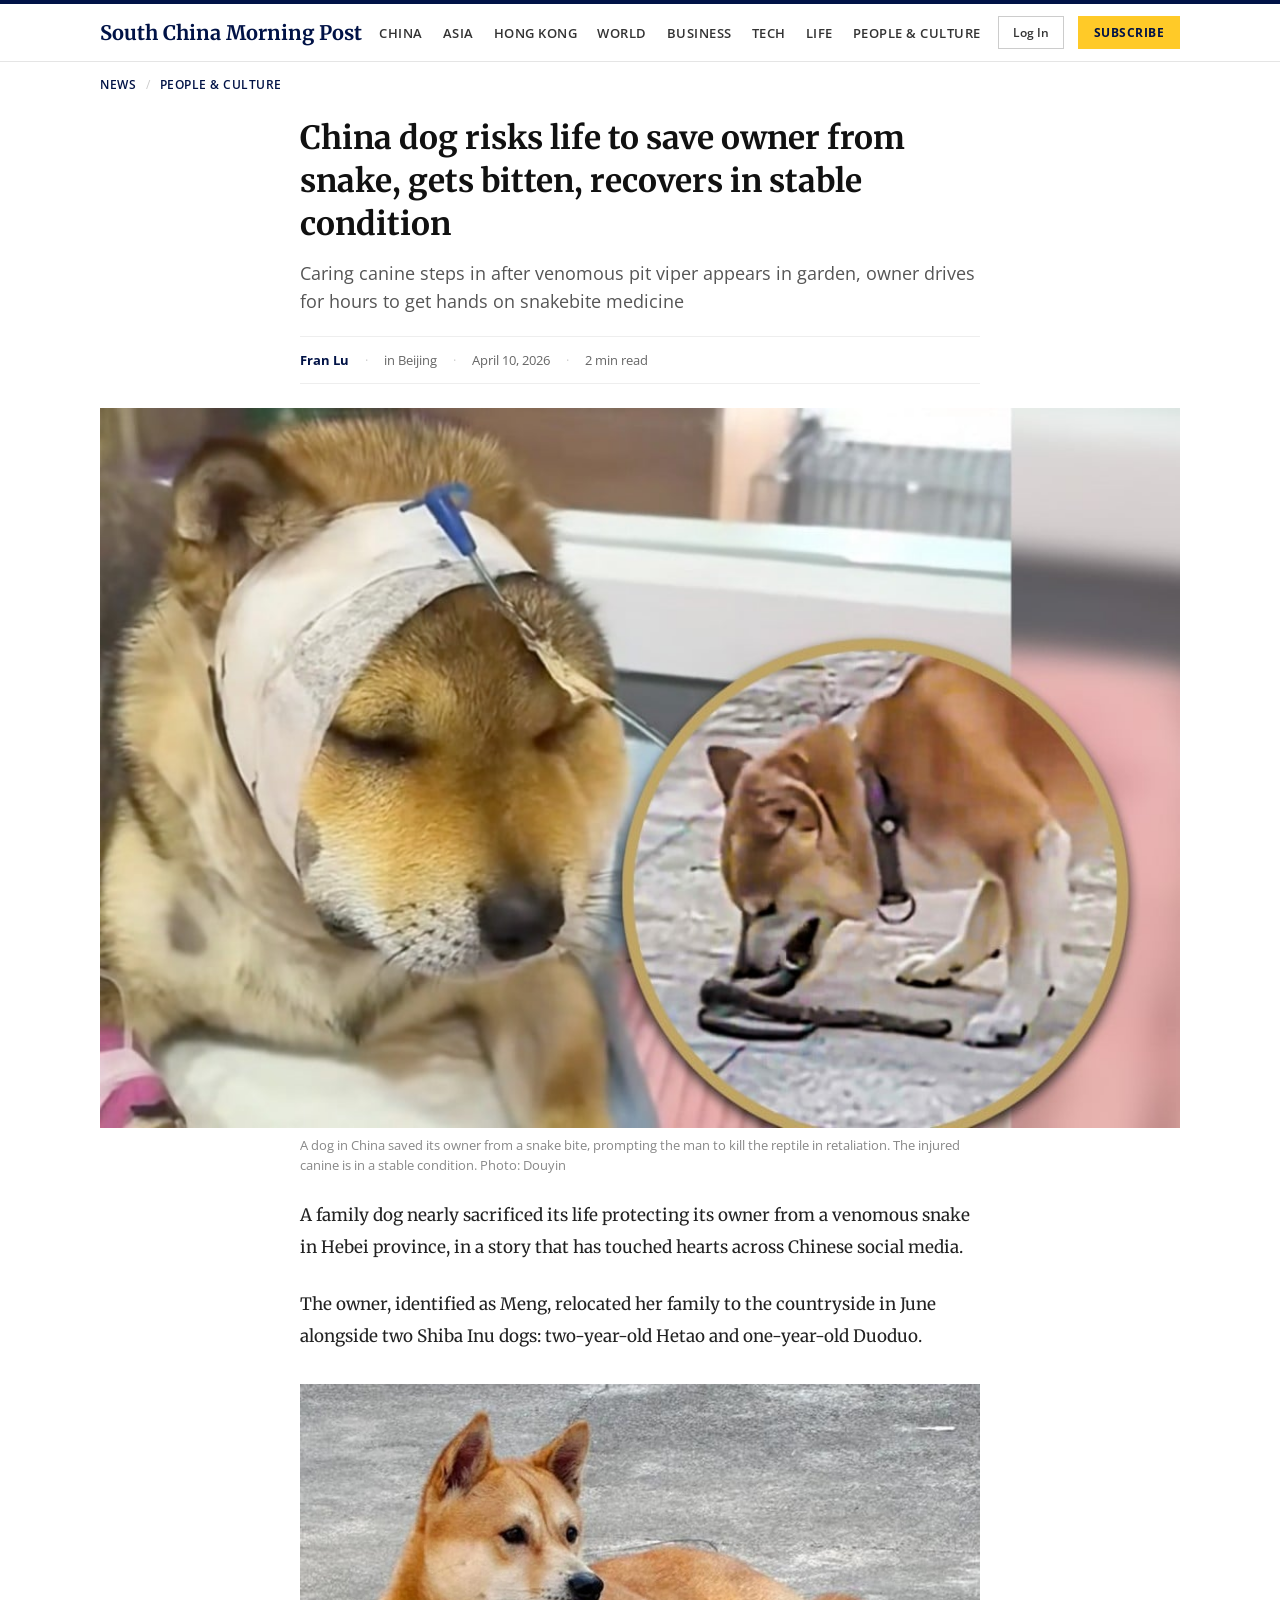
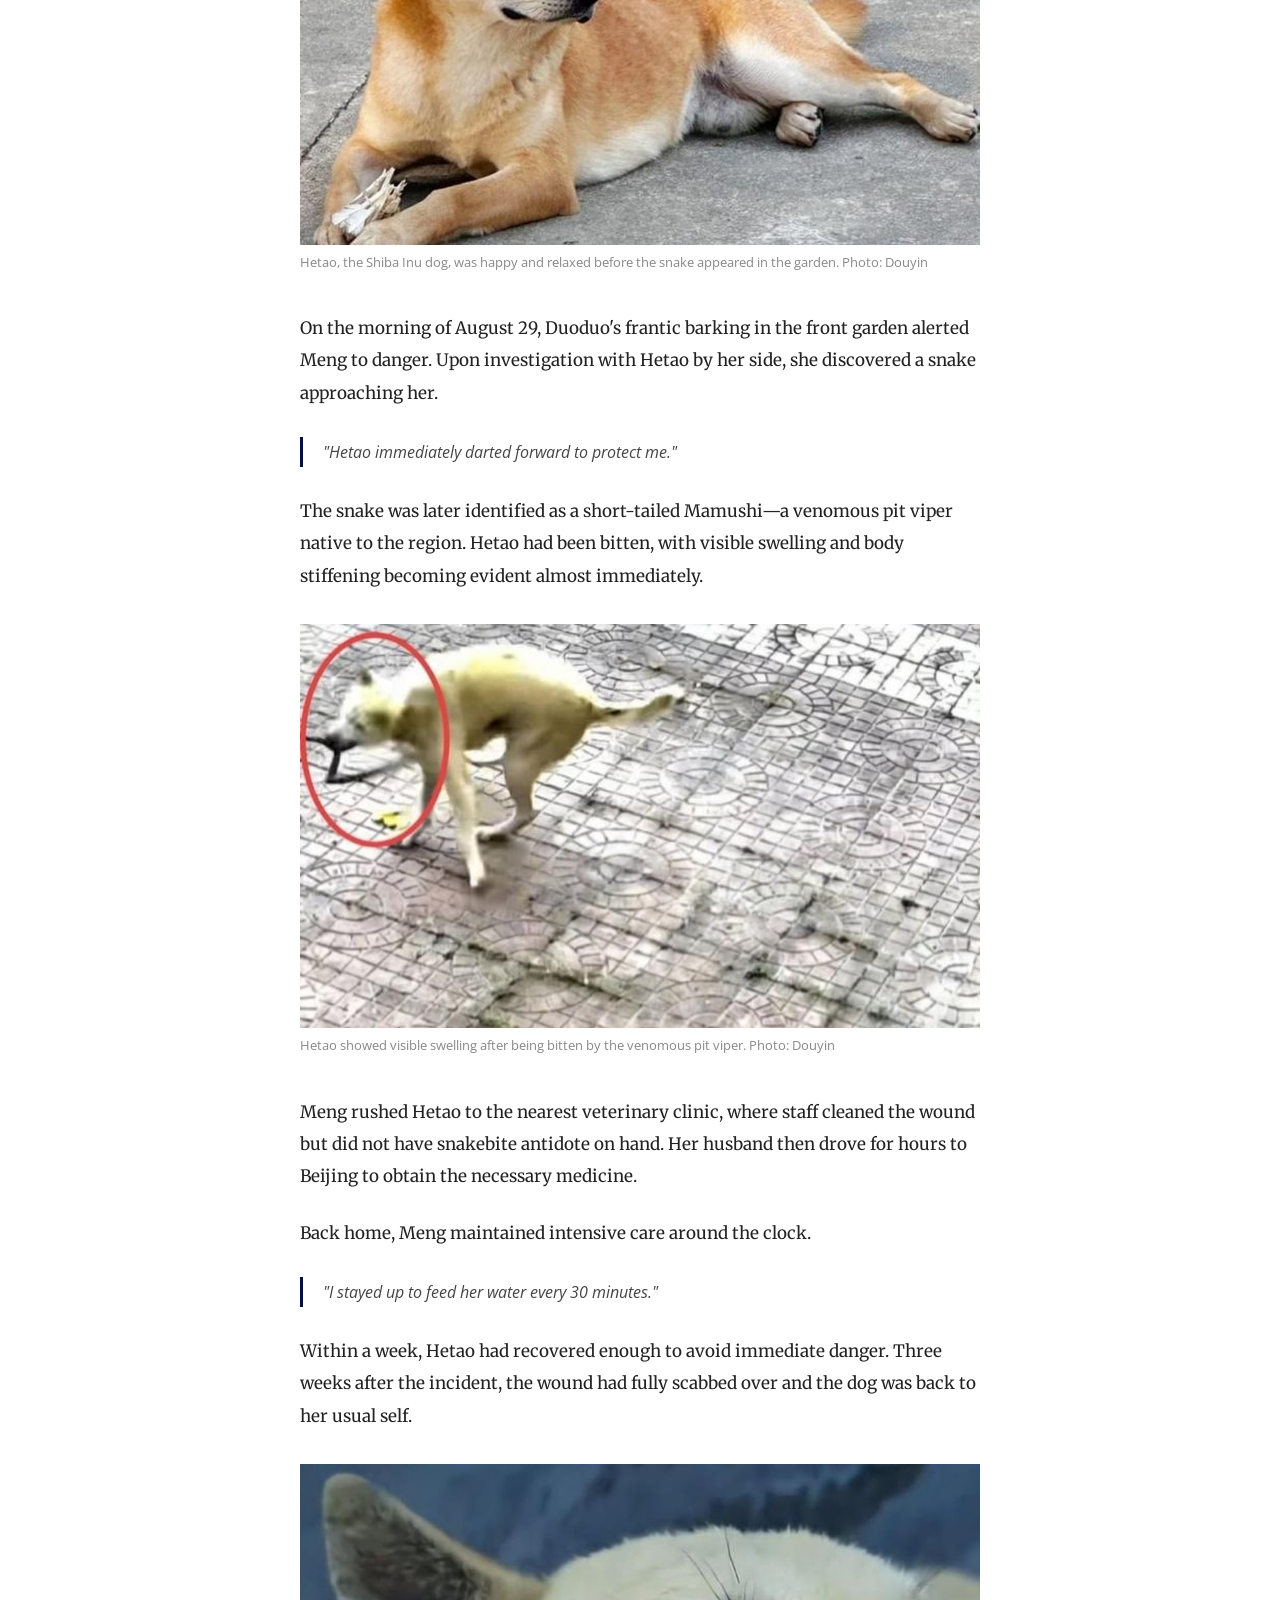
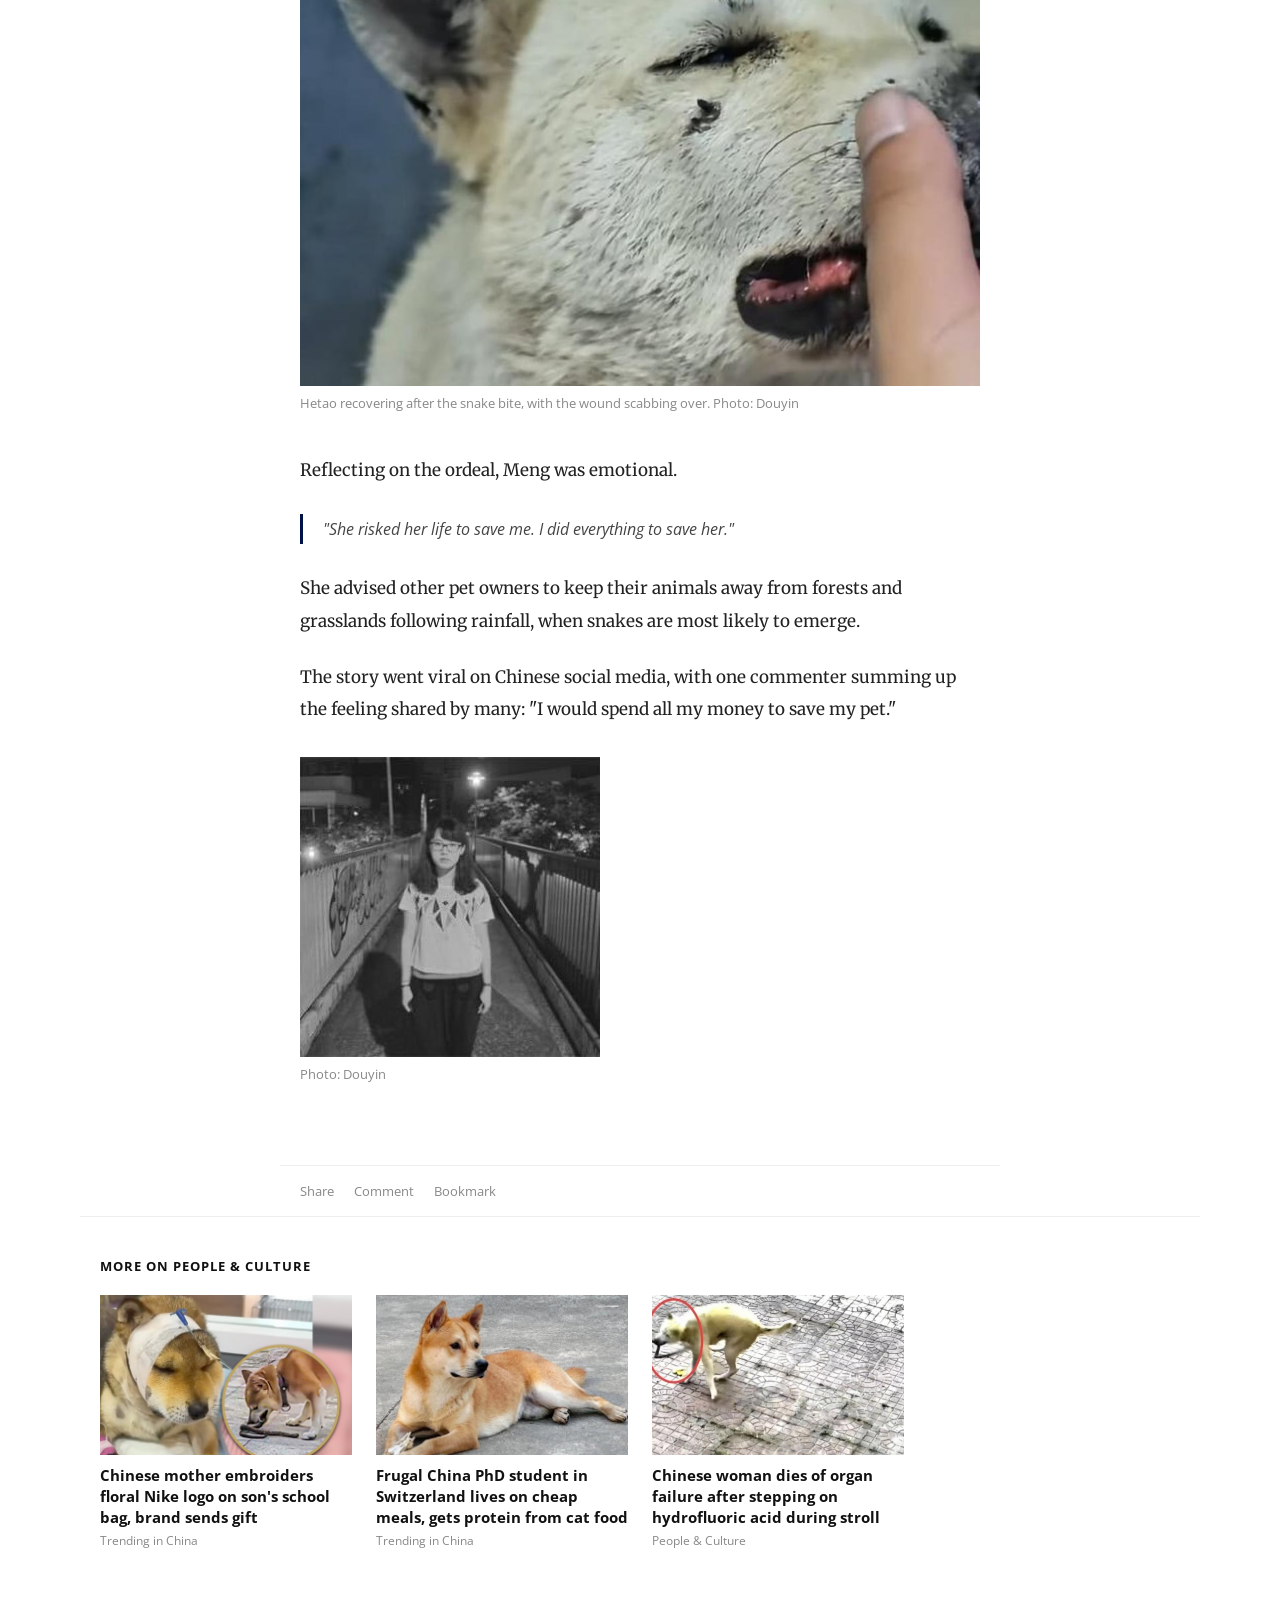
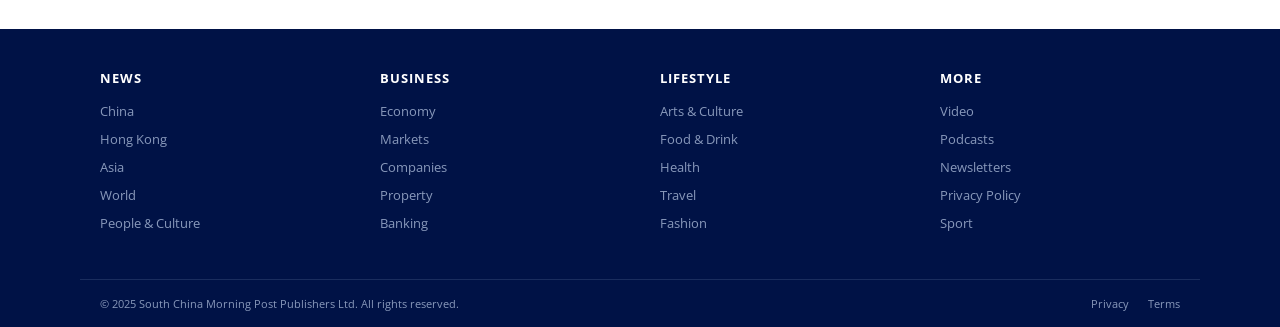
<file: index.html>
<!DOCTYPE html>
<html lang="en">
<head>
    <meta charset="UTF-8">
    <meta name="viewport" content="width=device-width, initial-scale=1.0">
    <title>China dog risks life to save owner from snake, gets bitten, recovers in stable condition | South China Morning Post</title>
    <link rel="icon" href="/favicon.svg" type="image/svg+xml">
    <meta name="description" content="Caring canine steps in after venomous pit viper appears in garden, owner drives for hours to get hands on snakebite medicine.">
    <meta property="og:title" content="China dog risks life to save owner from snake, gets bitten, is recovering">
    <meta property="og:description" content="Caring canine steps in after venomous pit viper appears in garden, owner drives for hours to get hands on snakebite medicine.">
    <meta property="og:image" content="assets/d072e27a-3567-441e-893f-858150c29d8f_8da74070.jpg">
    <meta property="og:type" content="article">
    <link href="https://fonts.googleapis.com/css2?family=Merriweather:wght@400;700&family=Open+Sans:wght@400;600;700&display=swap" rel="stylesheet">
    <style>
        * { margin: 0; padding: 0; box-sizing: border-box; }
        body { font-family: 'Open Sans', Arial, sans-serif; color: #222; background: #fff; -webkit-font-smoothing: antialiased; }
        a { color: #001246; text-decoration: none; }
        a:hover { text-decoration: underline; }
        img { max-width: 100%; height: auto; display: block; }

        /* === TOP BAR === */
        .topbar { background: #001246; height: 4px; }

        /* === NAV === */
        .nav { border-bottom: 1px solid #e5e5e5; position: sticky; top: 0; z-index: 100; background: #fff; }
        .nav-inner {
            max-width: 1120px; margin: 0 auto;
            display: flex; align-items: center; justify-content: space-between;
            padding: 12px 20px;
        }
        .nav-logo {
            font-family: 'Merriweather', Georgia, serif;
            font-size: 20px; font-weight: 700; color: #001246; white-space: nowrap;
        }
        .nav-links { display: flex; gap: 20px; list-style: none; font-size: 13px; font-weight: 600; text-transform: uppercase; letter-spacing: 0.5px; }
        .nav-links a { color: #333; }
        .nav-links a:hover { color: #001246; text-decoration: none; }
        .nav-right { display: flex; align-items: center; gap: 14px; }
        .nav-right .btn-sub {
            background: #FFCA28; color: #001246; border: none;
            padding: 8px 16px; font-size: 12px; font-weight: 700;
            text-transform: uppercase; letter-spacing: 0.5px; cursor: pointer;
        }
        .nav-right .btn-login {
            background: none; border: 1px solid #ccc; color: #333;
            padding: 7px 14px; font-size: 12px; font-weight: 600; cursor: pointer;
        }

        /* === BREADCRUMBS === */
        .breadcrumbs {
            max-width: 1120px; margin: 0 auto;
            padding: 14px 20px 0;
            font-size: 12px; color: #666;
            text-transform: uppercase; letter-spacing: 0.5px;
        }
        .breadcrumbs a { color: #001246; font-weight: 600; }
        .breadcrumbs span { margin: 0 6px; color: #ccc; }

        /* === ARTICLE === */
        .article-header { max-width: 720px; margin: 0 auto; padding: 24px 20px 0; }
        .article-header h1 {
            font-family: 'Merriweather', Georgia, serif;
            font-size: 32px; line-height: 1.35; font-weight: 700; color: #111; margin-bottom: 12px;
        }
        .article-header .deck { font-size: 18px; line-height: 1.6; color: #555; margin-bottom: 20px; }
        .article-meta {
            display: flex; align-items: center; gap: 16px;
            padding: 14px 0; border-top: 1px solid #eee; border-bottom: 1px solid #eee;
            font-size: 13px; color: #666; margin-bottom: 24px; flex-wrap: wrap;
        }
        .article-meta .author { font-weight: 700; color: #001246; }
        .article-meta .dot { color: #ccc; }

        /* === HERO IMAGE === */
        .hero-image { max-width: 1120px; margin: 0 auto; padding: 0 20px; }
        .hero-image img { width: 100%; }
        .hero-caption {
            max-width: 720px; margin: 0 auto;
            padding: 8px 20px 24px; font-size: 13px; color: #888; line-height: 1.5;
        }

        /* === BODY === */
        .article-body { max-width: 720px; margin: 0 auto; padding: 0 20px 40px; }
        .article-body p {
            font-family: 'Merriweather', Georgia, serif;
            font-size: 17px; line-height: 1.9; margin-bottom: 24px; color: #222;
        }
        .article-body figure { margin: 32px 0; }
        .article-body figcaption { font-size: 13px; color: #888; padding: 8px 0; line-height: 1.5; }
        .article-body blockquote {
            border-left: 3px solid #001246; padding: 4px 0 4px 20px;
            margin: 28px 0; font-style: italic; color: #444;
        }

        /* === SOCIAL === */
        .social-bar {
            max-width: 720px; margin: 0 auto; padding: 16px 20px;
            border-top: 1px solid #eee; display: flex; gap: 20px; font-size: 13px; color: #888;
        }
        .social-bar a { color: #888; }
        .social-bar a:hover { color: #001246; }

        /* === RELATED === */
        .related { max-width: 1120px; margin: 0 auto; padding: 40px 20px; border-top: 1px solid #eee; }
        .related h3 {
            font-weight: 700; color: #111; margin-bottom: 20px;
            text-transform: uppercase; letter-spacing: 1px; font-size: 13px;
        }
        .related-grid { display: grid; grid-template-columns: repeat(auto-fill, minmax(250px, 1fr)); gap: 24px; }
        .related-card img { width: 100%; height: 160px; object-fit: cover; margin-bottom: 10px; }
        .related-card-title { font-size: 15px; font-weight: 700; color: #111; line-height: 1.4; }
        .related-card-meta { font-size: 12px; color: #888; margin-top: 4px; }

        /* === FOOTER === */
        .site-footer { background: #001246; color: #8899bb; margin-top: 40px; }
        .footer-inner {
            max-width: 1120px; margin: 0 auto; padding: 40px 20px;
            display: flex; gap: 40px; flex-wrap: wrap;
        }
        .footer-col { flex: 1; min-width: 180px; }
        .footer-col h4 { color: #fff; font-size: 13px; margin-bottom: 12px; text-transform: uppercase; letter-spacing: 1px; }
        .footer-col ul { list-style: none; }
        .footer-col li { margin-bottom: 6px; }
        .footer-col a { color: #8899bb; font-size: 13px; }
        .footer-col a:hover { color: #fff; text-decoration: none; }
        .footer-bottom {
            max-width: 1120px; margin: 0 auto; padding: 16px 20px;
            border-top: 1px solid #1a2d5e; font-size: 11px;
            display: flex; justify-content: space-between; align-items: center;
        }
        .footer-bottom a { color: #8899bb; margin-left: 16px; }

        @media (max-width: 768px) {
            .nav-links { display: none; }
            .article-header h1 { font-size: 24px; }
            .article-header .deck { font-size: 16px; }
            .article-body p { font-size: 16px; }
            .hero-image { padding: 0; }
            .related-grid { grid-template-columns: 1fr; }
        }
    </style>
</head>
<body>

<div class="topbar"></div>

<nav class="nav">
    <div class="nav-inner">
        <a href="https://www.scmp.com/" class="nav-logo">South China Morning Post</a>
        <ul class="nav-links">
            <li><a href="https://www.scmp.com/news/china">China</a></li>
            <li><a href="https://www.scmp.com/news/asia">Asia</a></li>
            <li><a href="https://www.scmp.com/news/hong-kong">Hong Kong</a></li>
            <li><a href="https://www.scmp.com/news/world">World</a></li>
            <li><a href="https://www.scmp.com/business">Business</a></li>
            <li><a href="https://www.scmp.com/tech">Tech</a></li>
            <li><a href="https://www.scmp.com/lifestyle">Life</a></li>
            <li><a href="https://www.scmp.com/news/people-culture">People &amp; Culture</a></li>
        </ul>
        <div class="nav-right">
            <a href="https://www.scmp.com/mynews" class="btn-login">Log In</a>
            <a href="https://subscribe.scmp.com/" class="btn-sub">Subscribe</a>
        </div>
    </div>
</nav>

<div class="breadcrumbs">
    <a href="https://www.scmp.com/">News</a> <span>/</span>
    <a href="https://www.scmp.com/news/people-culture">People &amp; Culture</a>
</div>

<div class="article-header">
    <h1>China dog risks life to save owner from snake, gets bitten, recovers in stable condition</h1>
    <p class="deck">Caring canine steps in after venomous pit viper appears in garden, owner drives for hours to get hands on snakebite medicine</p>
    <div class="article-meta">
        <a class="author" href="https://www.scmp.com/author/fran-lu">Fran Lu</a>
        <span class="dot">&middot;</span>
        <span>in Beijing</span>
        <span class="dot">&middot;</span>
        <time>April 10, 2026</time>
        <span class="dot">&middot;</span>
        <span>2 min read</span>
    </div>
</div>

<div class="hero-image">
    <img src="assets/d072e27a-3567-441e-893f-858150c29d8f_8da74070.jpg" alt="A dog saved its owner from a venomous snake">
</div>
<div class="hero-caption">
    A dog in China saved its owner from a snake bite, prompting the man to kill the reptile in retaliation. The injured canine is in a stable condition. Photo: Douyin
</div>

<div class="article-body">
    <p>A family dog nearly sacrificed its life protecting its owner from a venomous snake in Hebei province, in a story that has touched hearts across Chinese social media.</p>

    <p>The owner, identified as Meng, relocated her family to the countryside in June alongside two Shiba Inu dogs: two-year-old Hetao and one-year-old Duoduo.</p>

    <figure>
        <img src="assets/e55ad8de-f776-4322-b132-e14bff20448c_a02d8949.jpg" alt="Hetao the Shiba Inu before the snake incident">
        <figcaption>Hetao, the Shiba Inu dog, was happy and relaxed before the snake appeared in the garden. Photo: Douyin</figcaption>
    </figure>

    <p>On the morning of August 29, Duoduo's frantic barking in the front garden alerted Meng to danger. Upon investigation with Hetao by her side, she discovered a snake approaching her.</p>

    <blockquote>"Hetao immediately darted forward to protect me."</blockquote>

    <p>The snake was later identified as a short-tailed Mamushi&mdash;a venomous pit viper native to the region. Hetao had been bitten, with visible swelling and body stiffening becoming evident almost immediately.</p>

    <figure>
        <img src="assets/69edae4e-2691-48e2-a2f3-05f35df4acb7_948cd60c.jpg" alt="Hetao after being bitten by the snake">
        <figcaption>Hetao showed visible swelling after being bitten by the venomous pit viper. Photo: Douyin</figcaption>
    </figure>

    <p>Meng rushed Hetao to the nearest veterinary clinic, where staff cleaned the wound but did not have snakebite antidote on hand. Her husband then drove for hours to Beijing to obtain the necessary medicine.</p>

    <p>Back home, Meng maintained intensive care around the clock.</p>

    <blockquote>"I stayed up to feed her water every 30 minutes."</blockquote>

    <p>Within a week, Hetao had recovered enough to avoid immediate danger. Three weeks after the incident, the wound had fully scabbed over and the dog was back to her usual self.</p>

    <figure>
        <img src="assets/6c112af4-2133-4f7b-a668-4d69fa3e6c41_7ddc06ff.jpg" alt="Hetao recovering from the snake bite">
        <figcaption>Hetao recovering after the snake bite, with the wound scabbing over. Photo: Douyin</figcaption>
    </figure>

    <p>Reflecting on the ordeal, Meng was emotional.</p>

    <blockquote>"She risked her life to save me. I did everything to save her."</blockquote>

    <p>She advised other pet owners to keep their animals away from forests and grasslands following rainfall, when snakes are most likely to emerge.</p>

    <p>The story went viral on Chinese social media, with one commenter summing up the feeling shared by many: "I would spend all my money to save my pet."</p>

    <figure>
        <img src="assets/IMG_3277.jpg" alt="Hetao fully recovered">
        <figcaption>Photo: Douyin</figcaption>
    </figure>
</div>

<div class="social-bar">
    <a href="https://www.scmp.com/news/people-culture/article/3326856/china-dog-risks-life-save-owner-snake-gets-bitten-recovers-stable-condition">Share</a>
    <a href="https://www.scmp.com/news/people-culture/article/3326856/china-dog-risks-life-save-owner-snake-gets-bitten-recovers-stable-condition#comments">Comment</a>
    <a href="https://www.scmp.com/mynews">Bookmark</a>
</div>

<div class="related">
    <h3>More on People & Culture</h3>
    <div class="related-grid">
        <a class="related-card" href="https://www.scmp.com/news/people-culture/trending-china/article/3325831/chinese-mother-embroiders-floral-nike-logo-sons-school-bag-brand-sends-gift">
            <img src="assets/d072e27a-3567-441e-893f-858150c29d8f_8da74070.jpg" alt="">
            <div class="related-card-title">Chinese mother embroiders floral Nike logo on son's school bag, brand sends gift</div>
            <div class="related-card-meta">Trending in China</div>
        </a>
        <a class="related-card" href="https://www.scmp.com/news/people-culture/trending-china/article/3325863/frugal-china-phd-student-switzerland-lives-cheap-meals-gets-protein-cat-food">
            <img src="assets/e55ad8de-f776-4322-b132-e14bff20448c_a02d8949.jpg" alt="">
            <div class="related-card-title">Frugal China PhD student in Switzerland lives on cheap meals, gets protein from cat food</div>
            <div class="related-card-meta">Trending in China</div>
        </a>
        <a class="related-card" href="https://www.scmp.com/news/people-culture/article/3325834/chinese-woman-dies-organ-failure-after-stepping-hydrofluoric-acid-during-stroll">
            <img src="assets/69edae4e-2691-48e2-a2f3-05f35df4acb7_948cd60c.jpg" alt="">
            <div class="related-card-title">Chinese woman dies of organ failure after stepping on hydrofluoric acid during stroll</div>
            <div class="related-card-meta">People &amp; Culture</div>
        </a>
    </div>
</div>

<footer class="site-footer">
    <div class="footer-inner">
        <div class="footer-col">
            <h4>News</h4>
            <ul>
                <li><a href="https://www.scmp.com/news/china">China</a></li>
                <li><a href="https://www.scmp.com/news/hong-kong">Hong Kong</a></li>
                <li><a href="https://www.scmp.com/news/asia">Asia</a></li>
                <li><a href="https://www.scmp.com/news/world">World</a></li>
                <li><a href="https://www.scmp.com/news/people-culture">People &amp; Culture</a></li>
            </ul>
        </div>
        <div class="footer-col">
            <h4>Business</h4>
            <ul>
                <li><a href="https://www.scmp.com/economy">Economy</a></li>
                <li><a href="https://www.scmp.com/business">Markets</a></li>
                <li><a href="https://www.scmp.com/business">Companies</a></li>
                <li><a href="https://www.scmp.com/business">Property</a></li>
                <li><a href="https://www.scmp.com/business">Banking</a></li>
            </ul>
        </div>
        <div class="footer-col">
            <h4>Lifestyle</h4>
            <ul>
                <li><a href="https://www.scmp.com/lifestyle">Arts &amp; Culture</a></li>
                <li><a href="https://www.scmp.com/cooking">Food &amp; Drink</a></li>
                <li><a href="https://www.scmp.com/topics/health-and-wellness">Health</a></li>
                <li><a href="https://www.scmp.com/lifestyle">Travel</a></li>
                <li><a href="https://www.scmp.com/magazines/style">Fashion</a></li>
            </ul>
        </div>
        <div class="footer-col">
            <h4>More</h4>
            <ul>
                <li><a href="https://www.scmp.com/video">Video</a></li>
                <li><a href="https://www.scmp.com/podcasts">Podcasts</a></li>
                <li><a href="https://www.scmp.com/newsletters">Newsletters</a></li>
                <li><a href="https://www.scmp.com/privacy-policy">Privacy Policy</a></li>
                <li><a href="https://www.scmp.com/sport">Sport</a></li>
            </ul>
        </div>
    </div>
    <div class="footer-bottom">
        <span>&copy; 2025 South China Morning Post Publishers Ltd. All rights reserved.</span>
        <div>
            <a href="https://www.scmp.com/privacy-policy">Privacy</a>
            <a href="https://www.scmp.com/terms-conditions">Terms</a>
        </div>
    </div>
</footer>

</body>
</html>
</file>
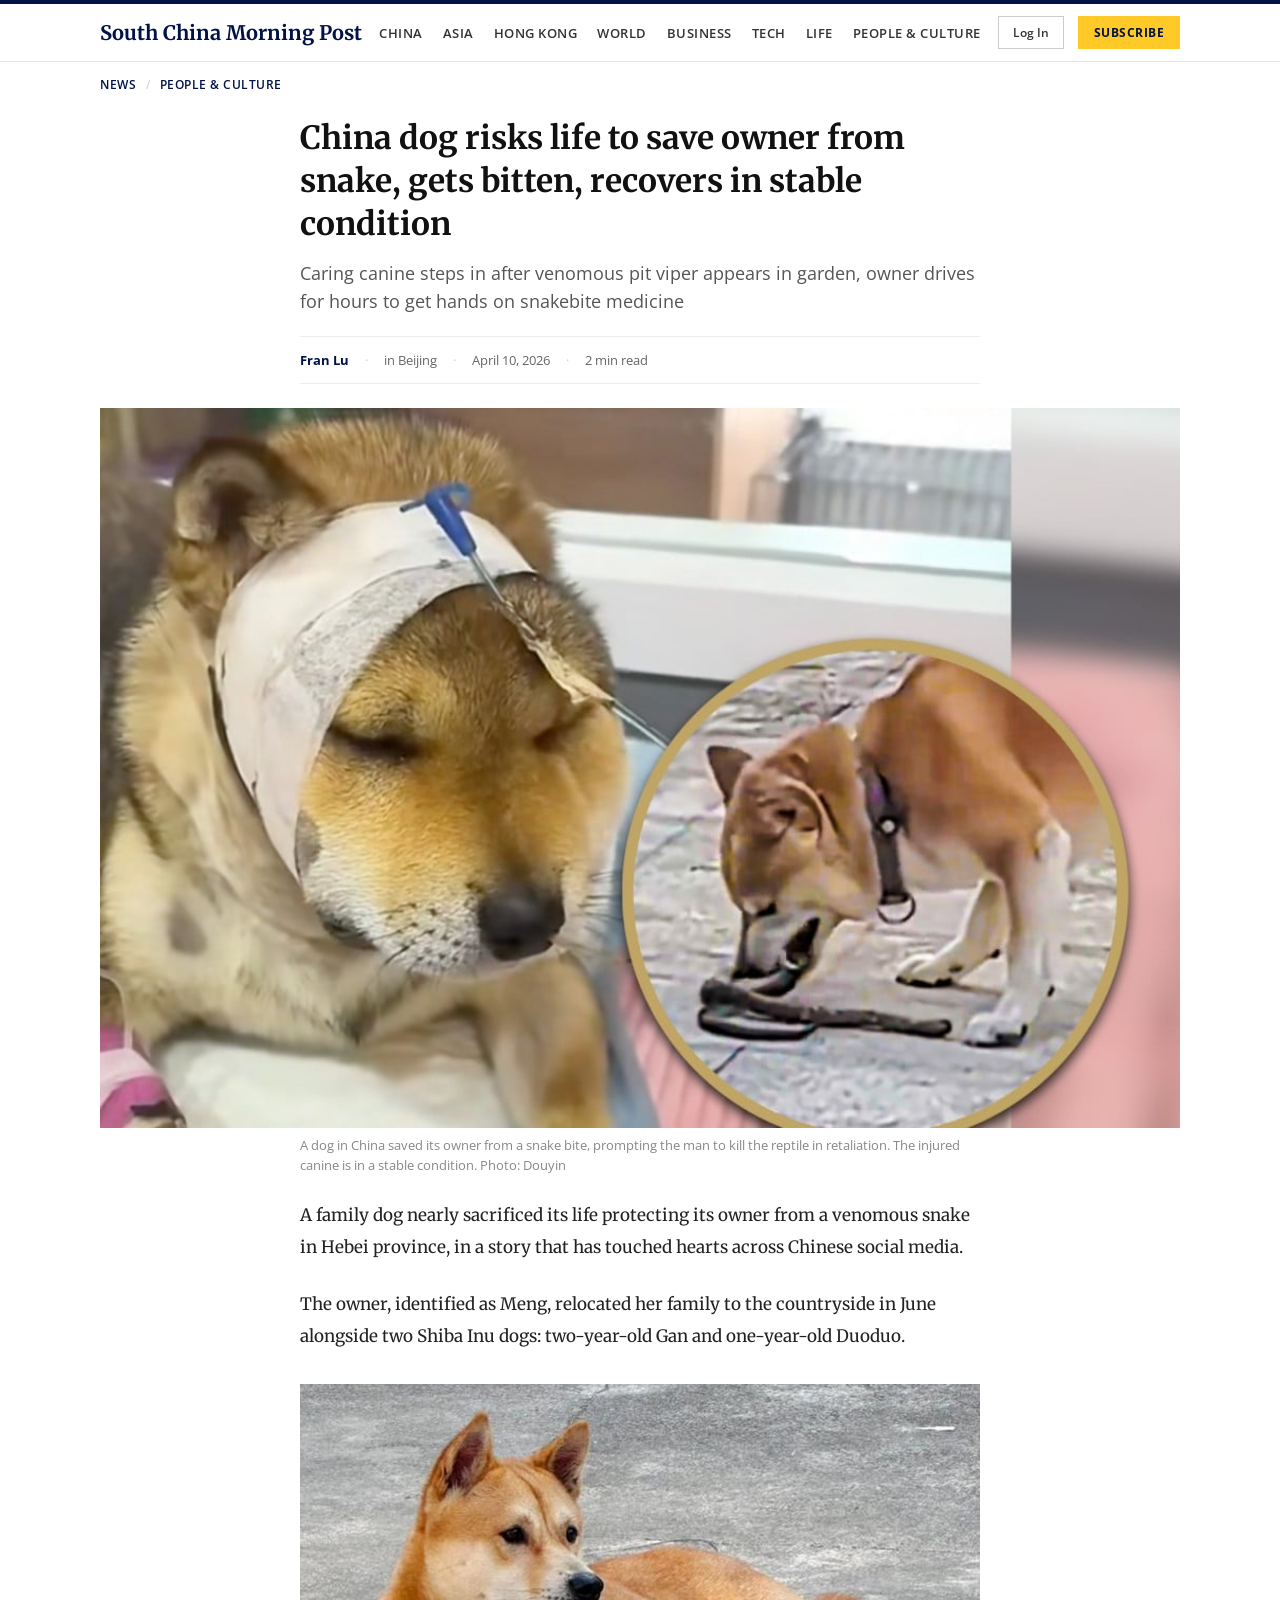
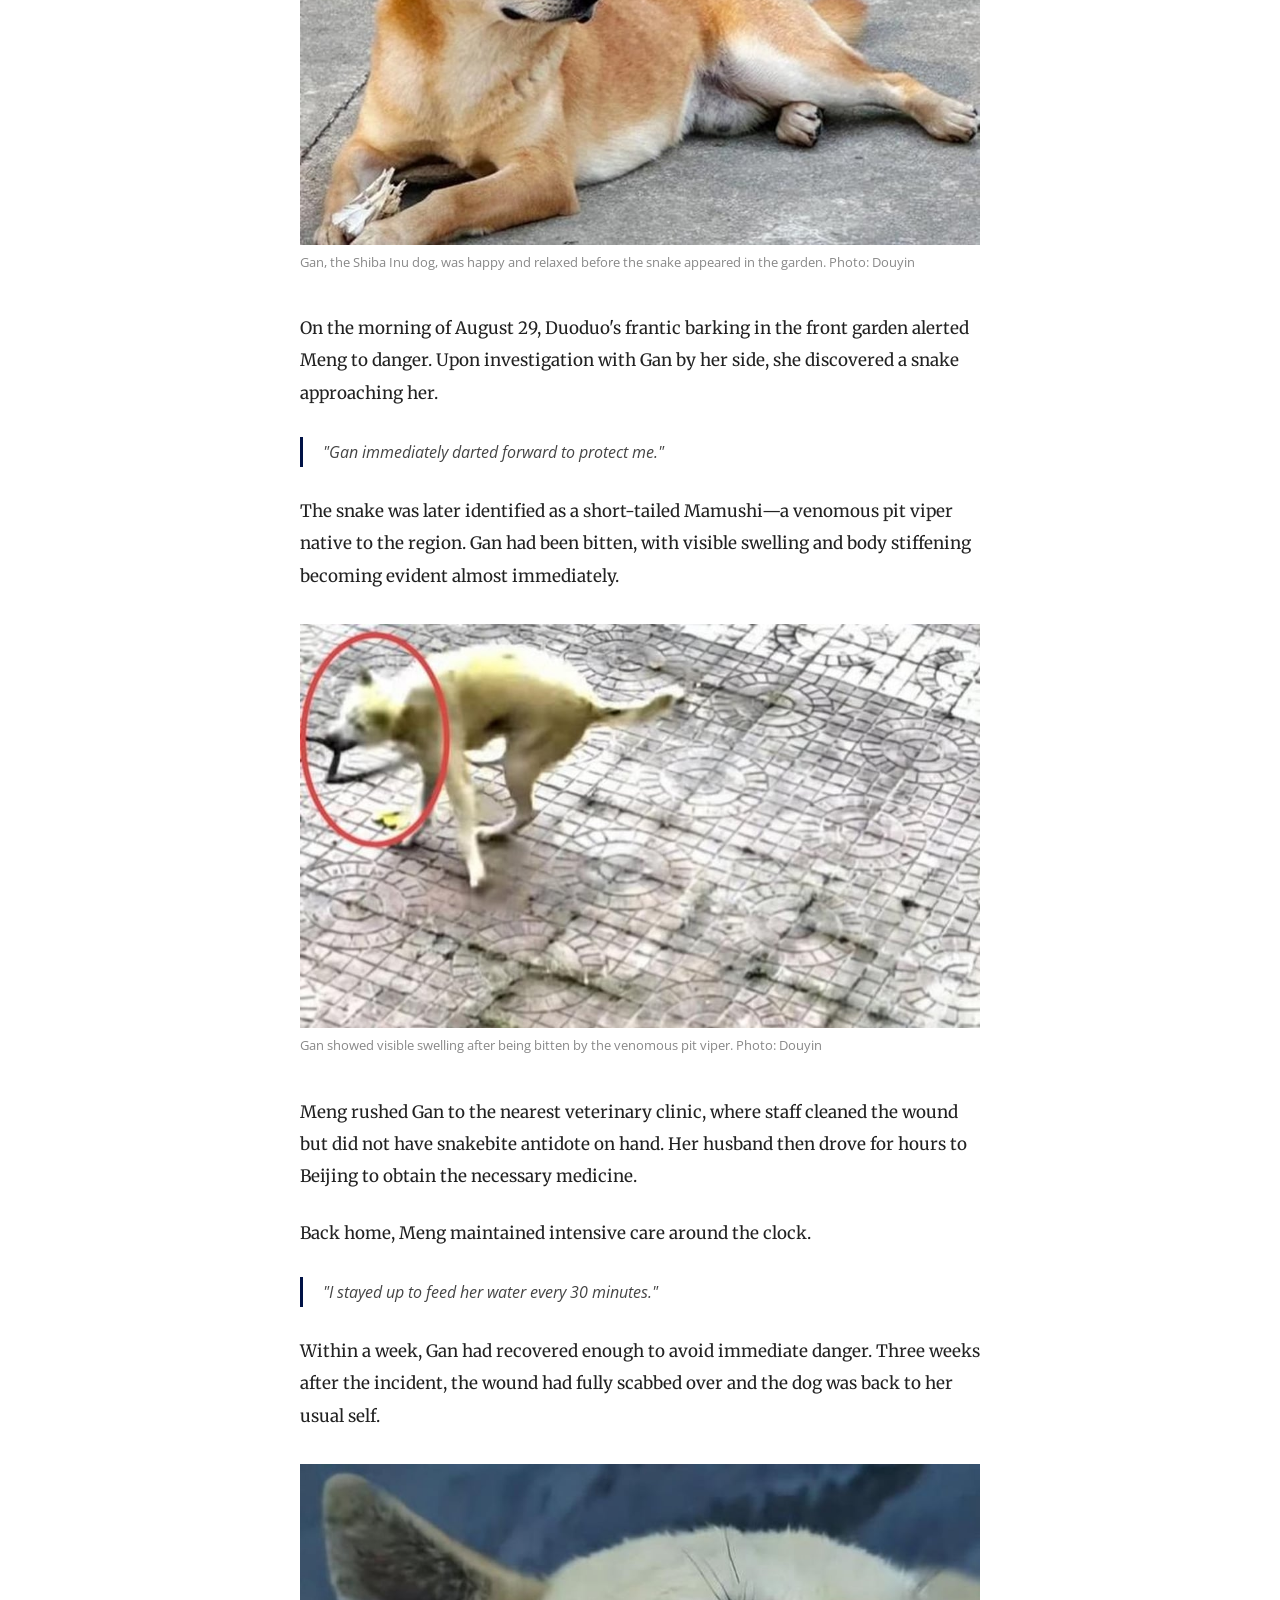
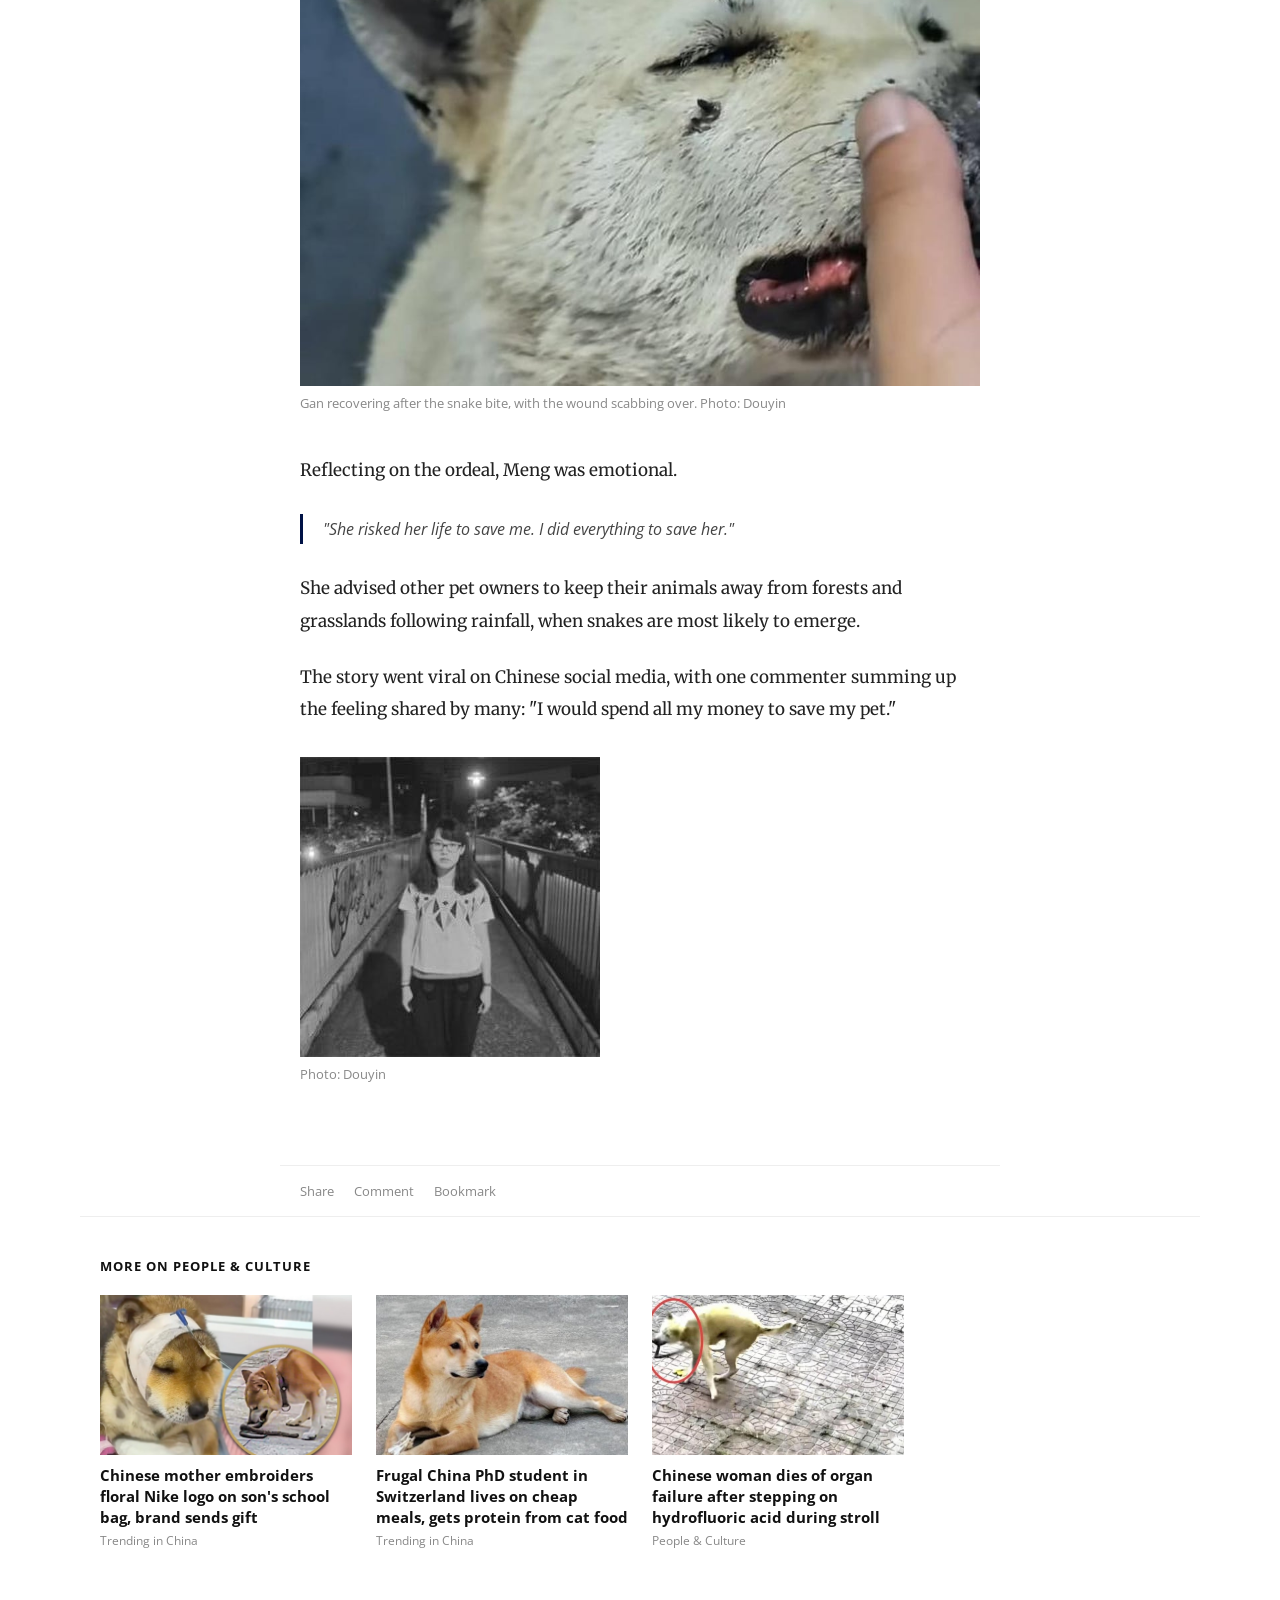
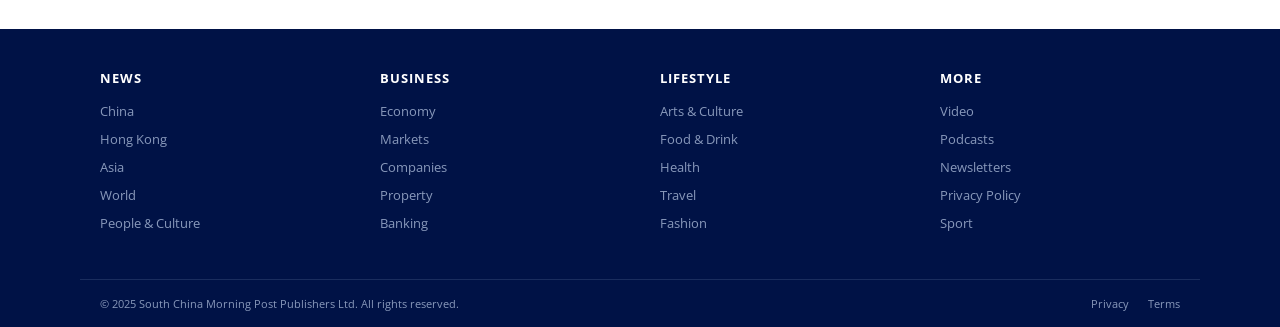
<file: news/people-culture/article/3326856/china-dog-risks-life-save-owner-snake-gets-bitten-recovers-stable-condition/index.html>
<!DOCTYPE html>
<html lang="en">
<head>
    <meta charset="UTF-8">
    <meta name="viewport" content="width=device-width, initial-scale=1.0">
    <title>China dog risks life to save owner from snake, gets bitten, recovers in stable condition | South China Morning Post</title>
    <link rel="icon" href="/favicon.svg" type="image/svg+xml">
    <meta name="description" content="Caring canine steps in after venomous pit viper appears in garden, owner drives for hours to get hands on snakebite medicine.">
    <meta property="og:title" content="China dog risks life to save owner from snake, gets bitten, is recovering">
    <meta property="og:description" content="Caring canine steps in after venomous pit viper appears in garden, owner drives for hours to get hands on snakebite medicine.">
    <meta property="og:image" content="assets/d072e27a-3567-441e-893f-858150c29d8f_8da74070.jpg">
    <meta property="og:type" content="article">
    <link href="https://fonts.googleapis.com/css2?family=Merriweather:wght@400;700&family=Open+Sans:wght@400;600;700&display=swap" rel="stylesheet">
    <style>
        * { margin: 0; padding: 0; box-sizing: border-box; }
        body { font-family: 'Open Sans', Arial, sans-serif; color: #222; background: #fff; -webkit-font-smoothing: antialiased; }
        a { color: #001246; text-decoration: none; }
        a:hover { text-decoration: underline; }
        img { max-width: 100%; height: auto; display: block; }

        /* === TOP BAR === */
        .topbar { background: #001246; height: 4px; }

        /* === NAV === */
        .nav { border-bottom: 1px solid #e5e5e5; position: sticky; top: 0; z-index: 100; background: #fff; }
        .nav-inner {
            max-width: 1120px; margin: 0 auto;
            display: flex; align-items: center; justify-content: space-between;
            padding: 12px 20px;
        }
        .nav-logo {
            font-family: 'Merriweather', Georgia, serif;
            font-size: 20px; font-weight: 700; color: #001246; white-space: nowrap;
        }
        .nav-links { display: flex; gap: 20px; list-style: none; font-size: 13px; font-weight: 600; text-transform: uppercase; letter-spacing: 0.5px; }
        .nav-links a { color: #333; }
        .nav-links a:hover { color: #001246; text-decoration: none; }
        .nav-right { display: flex; align-items: center; gap: 14px; }
        .nav-right .btn-sub {
            background: #FFCA28; color: #001246; border: none;
            padding: 8px 16px; font-size: 12px; font-weight: 700;
            text-transform: uppercase; letter-spacing: 0.5px; cursor: pointer;
        }
        .nav-right .btn-login {
            background: none; border: 1px solid #ccc; color: #333;
            padding: 7px 14px; font-size: 12px; font-weight: 600; cursor: pointer;
        }

        /* === BREADCRUMBS === */
        .breadcrumbs {
            max-width: 1120px; margin: 0 auto;
            padding: 14px 20px 0;
            font-size: 12px; color: #666;
            text-transform: uppercase; letter-spacing: 0.5px;
        }
        .breadcrumbs a { color: #001246; font-weight: 600; }
        .breadcrumbs span { margin: 0 6px; color: #ccc; }

        /* === ARTICLE === */
        .article-header { max-width: 720px; margin: 0 auto; padding: 24px 20px 0; }
        .article-header h1 {
            font-family: 'Merriweather', Georgia, serif;
            font-size: 32px; line-height: 1.35; font-weight: 700; color: #111; margin-bottom: 12px;
        }
        .article-header .deck { font-size: 18px; line-height: 1.6; color: #555; margin-bottom: 20px; }
        .article-meta {
            display: flex; align-items: center; gap: 16px;
            padding: 14px 0; border-top: 1px solid #eee; border-bottom: 1px solid #eee;
            font-size: 13px; color: #666; margin-bottom: 24px; flex-wrap: wrap;
        }
        .article-meta .author { font-weight: 700; color: #001246; }
        .article-meta .dot { color: #ccc; }

        /* === HERO IMAGE === */
        .hero-image { max-width: 1120px; margin: 0 auto; padding: 0 20px; }
        .hero-image img { width: 100%; }
        .hero-caption {
            max-width: 720px; margin: 0 auto;
            padding: 8px 20px 24px; font-size: 13px; color: #888; line-height: 1.5;
        }

        /* === BODY === */
        .article-body { max-width: 720px; margin: 0 auto; padding: 0 20px 40px; }
        .article-body p {
            font-family: 'Merriweather', Georgia, serif;
            font-size: 17px; line-height: 1.9; margin-bottom: 24px; color: #222;
        }
        .article-body figure { margin: 32px 0; }
        .article-body figcaption { font-size: 13px; color: #888; padding: 8px 0; line-height: 1.5; }
        .article-body blockquote {
            border-left: 3px solid #001246; padding: 4px 0 4px 20px;
            margin: 28px 0; font-style: italic; color: #444;
        }

        /* === SOCIAL === */
        .social-bar {
            max-width: 720px; margin: 0 auto; padding: 16px 20px;
            border-top: 1px solid #eee; display: flex; gap: 20px; font-size: 13px; color: #888;
        }
        .social-bar a { color: #888; }
        .social-bar a:hover { color: #001246; }

        /* === RELATED === */
        .related { max-width: 1120px; margin: 0 auto; padding: 40px 20px; border-top: 1px solid #eee; }
        .related h3 {
            font-weight: 700; color: #111; margin-bottom: 20px;
            text-transform: uppercase; letter-spacing: 1px; font-size: 13px;
        }
        .related-grid { display: grid; grid-template-columns: repeat(auto-fill, minmax(250px, 1fr)); gap: 24px; }
        .related-card img { width: 100%; height: 160px; object-fit: cover; margin-bottom: 10px; }
        .related-card-title { font-size: 15px; font-weight: 700; color: #111; line-height: 1.4; }
        .related-card-meta { font-size: 12px; color: #888; margin-top: 4px; }

        /* === FOOTER === */
        .site-footer { background: #001246; color: #8899bb; margin-top: 40px; }
        .footer-inner {
            max-width: 1120px; margin: 0 auto; padding: 40px 20px;
            display: flex; gap: 40px; flex-wrap: wrap;
        }
        .footer-col { flex: 1; min-width: 180px; }
        .footer-col h4 { color: #fff; font-size: 13px; margin-bottom: 12px; text-transform: uppercase; letter-spacing: 1px; }
        .footer-col ul { list-style: none; }
        .footer-col li { margin-bottom: 6px; }
        .footer-col a { color: #8899bb; font-size: 13px; }
        .footer-col a:hover { color: #fff; text-decoration: none; }
        .footer-bottom {
            max-width: 1120px; margin: 0 auto; padding: 16px 20px;
            border-top: 1px solid #1a2d5e; font-size: 11px;
            display: flex; justify-content: space-between; align-items: center;
        }
        .footer-bottom a { color: #8899bb; margin-left: 16px; }

        @media (max-width: 768px) {
            .nav-links { display: none; }
            .article-header h1 { font-size: 24px; }
            .article-header .deck { font-size: 16px; }
            .article-body p { font-size: 16px; }
            .hero-image { padding: 0; }
            .related-grid { grid-template-columns: 1fr; }
        }
    </style>
</head>
<body>

<div class="topbar"></div>

<nav class="nav">
    <div class="nav-inner">
        <a href="https://www.scmp.com/" class="nav-logo">South China Morning Post</a>
        <ul class="nav-links">
            <li><a href="https://www.scmp.com/news/china">China</a></li>
            <li><a href="https://www.scmp.com/news/asia">Asia</a></li>
            <li><a href="https://www.scmp.com/news/hong-kong">Hong Kong</a></li>
            <li><a href="https://www.scmp.com/news/world">World</a></li>
            <li><a href="https://www.scmp.com/business">Business</a></li>
            <li><a href="https://www.scmp.com/tech">Tech</a></li>
            <li><a href="https://www.scmp.com/lifestyle">Life</a></li>
            <li><a href="https://www.scmp.com/news/people-culture">People &amp; Culture</a></li>
        </ul>
        <div class="nav-right">
            <a href="https://www.scmp.com/mynews" class="btn-login">Log In</a>
            <a href="https://subscribe.scmp.com/" class="btn-sub">Subscribe</a>
        </div>
    </div>
</nav>

<div class="breadcrumbs">
    <a href="https://www.scmp.com/">News</a> <span>/</span>
    <a href="https://www.scmp.com/news/people-culture">People &amp; Culture</a>
</div>

<div class="article-header">
    <h1>China dog risks life to save owner from snake, gets bitten, recovers in stable condition</h1>
    <p class="deck">Caring canine steps in after venomous pit viper appears in garden, owner drives for hours to get hands on snakebite medicine</p>
    <div class="article-meta">
        <a class="author" href="https://www.scmp.com/author/fran-lu">Fran Lu</a>
        <span class="dot">&middot;</span>
        <span>in Beijing</span>
        <span class="dot">&middot;</span>
        <time>April 10, 2026</time>
        <span class="dot">&middot;</span>
        <span>2 min read</span>
    </div>
</div>

<div class="hero-image">
    <img src="/news/people-culture/article/3326856/china-dog-risks-life-save-owner-snake-gets-bitten-recovers-stable-condition/assets/d072e27a-3567-441e-893f-858150c29d8f_8da74070.jpg" alt="A dog saved its owner from a venomous snake">
</div>
<div class="hero-caption">
    A dog in China saved its owner from a snake bite, prompting the man to kill the reptile in retaliation. The injured canine is in a stable condition. Photo: Douyin
</div>

<div class="article-body">
    <p>A family dog nearly sacrificed its life protecting its owner from a venomous snake in Hebei province, in a story that has touched hearts across Chinese social media.</p>

    <p>The owner, identified as Meng, relocated her family to the countryside in June alongside two Shiba Inu dogs: two-year-old Gan and one-year-old Duoduo.</p>

    <figure>
        <img src="/news/people-culture/article/3326856/china-dog-risks-life-save-owner-snake-gets-bitten-recovers-stable-condition/assets/e55ad8de-f776-4322-b132-e14bff20448c_a02d8949.jpg" alt="Gan the Shiba Inu before the snake incident">
        <figcaption>Gan, the Shiba Inu dog, was happy and relaxed before the snake appeared in the garden. Photo: Douyin</figcaption>
    </figure>

    <p>On the morning of August 29, Duoduo's frantic barking in the front garden alerted Meng to danger. Upon investigation with Gan by her side, she discovered a snake approaching her.</p>

    <blockquote>"Gan immediately darted forward to protect me."</blockquote>

    <p>The snake was later identified as a short-tailed Mamushi&mdash;a venomous pit viper native to the region. Gan had been bitten, with visible swelling and body stiffening becoming evident almost immediately.</p>

    <figure>
        <img src="/news/people-culture/article/3326856/china-dog-risks-life-save-owner-snake-gets-bitten-recovers-stable-condition/assets/69edae4e-2691-48e2-a2f3-05f35df4acb7_948cd60c.jpg" alt="Gan after being bitten by the snake">
        <figcaption>Gan showed visible swelling after being bitten by the venomous pit viper. Photo: Douyin</figcaption>
    </figure>

    <p>Meng rushed Gan to the nearest veterinary clinic, where staff cleaned the wound but did not have snakebite antidote on hand. Her husband then drove for hours to Beijing to obtain the necessary medicine.</p>

    <p>Back home, Meng maintained intensive care around the clock.</p>

    <blockquote>"I stayed up to feed her water every 30 minutes."</blockquote>

    <p>Within a week, Gan had recovered enough to avoid immediate danger. Three weeks after the incident, the wound had fully scabbed over and the dog was back to her usual self.</p>

    <figure>
        <img src="/news/people-culture/article/3326856/china-dog-risks-life-save-owner-snake-gets-bitten-recovers-stable-condition/assets/6c112af4-2133-4f7b-a668-4d69fa3e6c41_7ddc06ff.jpg" alt="Gan recovering from the snake bite">
        <figcaption>Gan recovering after the snake bite, with the wound scabbing over. Photo: Douyin</figcaption>
    </figure>

    <p>Reflecting on the ordeal, Meng was emotional.</p>

    <blockquote>"She risked her life to save me. I did everything to save her."</blockquote>

    <p>She advised other pet owners to keep their animals away from forests and grasslands following rainfall, when snakes are most likely to emerge.</p>

    <p>The story went viral on Chinese social media, with one commenter summing up the feeling shared by many: "I would spend all my money to save my pet."</p>

    <figure>
        <img src="/news/people-culture/article/3326856/china-dog-risks-life-save-owner-snake-gets-bitten-recovers-stable-condition/assets/IMG_3277.jpg" alt="Gan fully recovered">
        <figcaption>Photo: Douyin</figcaption>
    </figure>
</div>

<div class="social-bar">
    <a href="https://www.scmp.com/news/people-culture/article/3326856/china-dog-risks-life-save-owner-snake-gets-bitten-recovers-stable-condition">Share</a>
    <a href="https://www.scmp.com/news/people-culture/article/3326856/china-dog-risks-life-save-owner-snake-gets-bitten-recovers-stable-condition#comments">Comment</a>
    <a href="https://www.scmp.com/mynews">Bookmark</a>
</div>

<div class="related">
    <h3>More on People & Culture</h3>
    <div class="related-grid">
        <a class="related-card" href="https://www.scmp.com/news/people-culture/trending-china/article/3325831/chinese-mother-embroiders-floral-nike-logo-sons-school-bag-brand-sends-gift">
            <img src="/news/people-culture/article/3326856/china-dog-risks-life-save-owner-snake-gets-bitten-recovers-stable-condition/assets/d072e27a-3567-441e-893f-858150c29d8f_8da74070.jpg" alt="">
            <div class="related-card-title">Chinese mother embroiders floral Nike logo on son's school bag, brand sends gift</div>
            <div class="related-card-meta">Trending in China</div>
        </a>
        <a class="related-card" href="https://www.scmp.com/news/people-culture/trending-china/article/3325863/frugal-china-phd-student-switzerland-lives-cheap-meals-gets-protein-cat-food">
            <img src="/news/people-culture/article/3326856/china-dog-risks-life-save-owner-snake-gets-bitten-recovers-stable-condition/assets/e55ad8de-f776-4322-b132-e14bff20448c_a02d8949.jpg" alt="">
            <div class="related-card-title">Frugal China PhD student in Switzerland lives on cheap meals, gets protein from cat food</div>
            <div class="related-card-meta">Trending in China</div>
        </a>
        <a class="related-card" href="https://www.scmp.com/news/people-culture/article/3325834/chinese-woman-dies-organ-failure-after-stepping-hydrofluoric-acid-during-stroll">
            <img src="/news/people-culture/article/3326856/china-dog-risks-life-save-owner-snake-gets-bitten-recovers-stable-condition/assets/69edae4e-2691-48e2-a2f3-05f35df4acb7_948cd60c.jpg" alt="">
            <div class="related-card-title">Chinese woman dies of organ failure after stepping on hydrofluoric acid during stroll</div>
            <div class="related-card-meta">People &amp; Culture</div>
        </a>
    </div>
</div>

<footer class="site-footer">
    <div class="footer-inner">
        <div class="footer-col">
            <h4>News</h4>
            <ul>
                <li><a href="https://www.scmp.com/news/china">China</a></li>
                <li><a href="https://www.scmp.com/news/hong-kong">Hong Kong</a></li>
                <li><a href="https://www.scmp.com/news/asia">Asia</a></li>
                <li><a href="https://www.scmp.com/news/world">World</a></li>
                <li><a href="https://www.scmp.com/news/people-culture">People &amp; Culture</a></li>
            </ul>
        </div>
        <div class="footer-col">
            <h4>Business</h4>
            <ul>
                <li><a href="https://www.scmp.com/economy">Economy</a></li>
                <li><a href="https://www.scmp.com/business">Markets</a></li>
                <li><a href="https://www.scmp.com/business">Companies</a></li>
                <li><a href="https://www.scmp.com/business">Property</a></li>
                <li><a href="https://www.scmp.com/business">Banking</a></li>
            </ul>
        </div>
        <div class="footer-col">
            <h4>Lifestyle</h4>
            <ul>
                <li><a href="https://www.scmp.com/lifestyle">Arts &amp; Culture</a></li>
                <li><a href="https://www.scmp.com/cooking">Food &amp; Drink</a></li>
                <li><a href="https://www.scmp.com/topics/health-and-wellness">Health</a></li>
                <li><a href="https://www.scmp.com/lifestyle">Travel</a></li>
                <li><a href="https://www.scmp.com/magazines/style">Fashion</a></li>
            </ul>
        </div>
        <div class="footer-col">
            <h4>More</h4>
            <ul>
                <li><a href="https://www.scmp.com/video">Video</a></li>
                <li><a href="https://www.scmp.com/podcasts">Podcasts</a></li>
                <li><a href="https://www.scmp.com/newsletters">Newsletters</a></li>
                <li><a href="https://www.scmp.com/privacy-policy">Privacy Policy</a></li>
                <li><a href="https://www.scmp.com/sport">Sport</a></li>
            </ul>
        </div>
    </div>
    <div class="footer-bottom">
        <span>&copy; 2025 South China Morning Post Publishers Ltd. All rights reserved.</span>
        <div>
            <a href="https://www.scmp.com/privacy-policy">Privacy</a>
            <a href="https://www.scmp.com/terms-conditions">Terms</a>
        </div>
    </div>
</footer>

</body>
</html>
</file>
